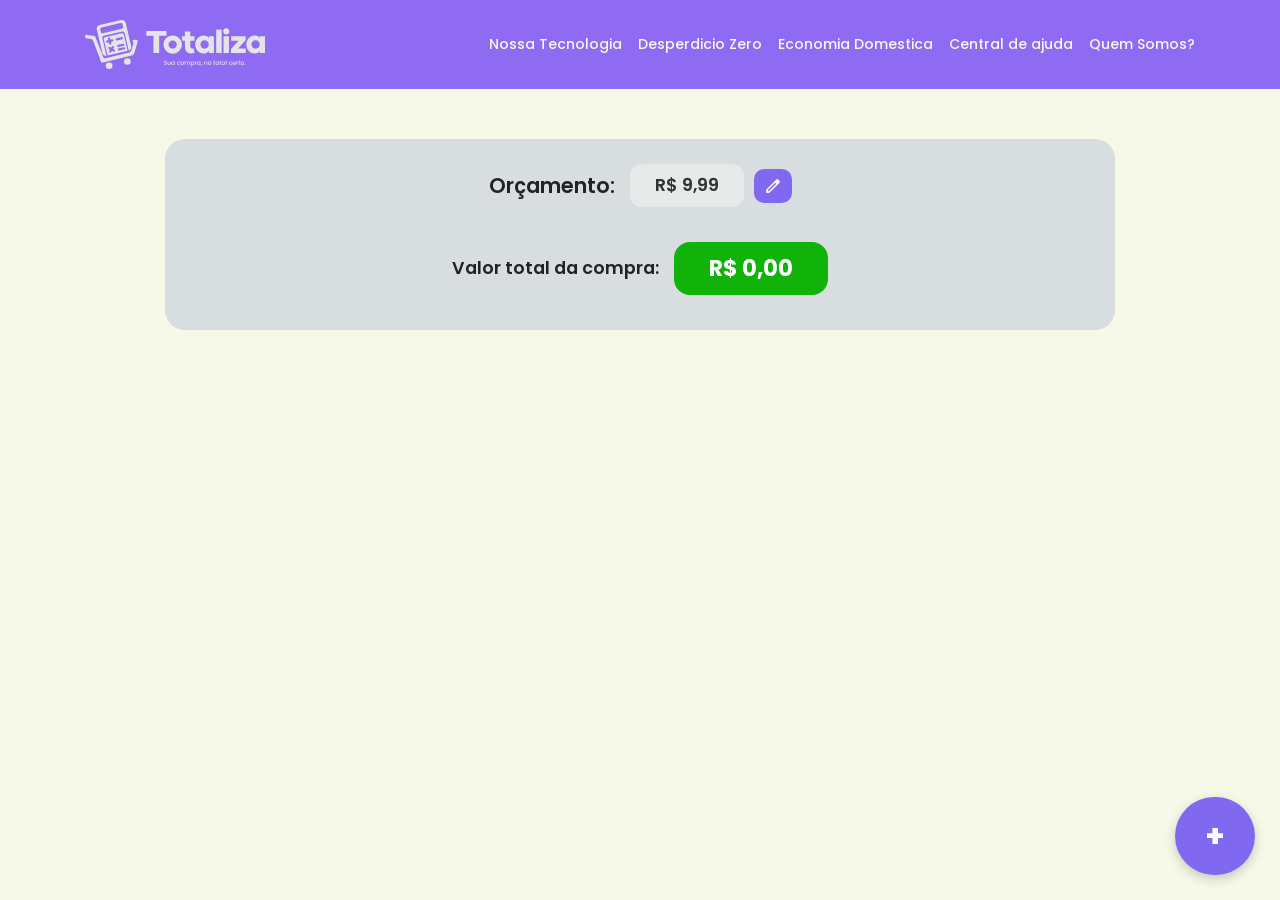
<file: index.html>
<!doctype html>
<html lang="pt-br">
  <head>
    <meta charset="utf-8" />
    <meta
      name="viewport"
      content="width=device-width, initial-scale=1, shrink-to-fit=no"
    />

    <link
      rel="stylesheet"
      href="https://cdn.jsdelivr.net/npm/bootstrap@4.6.2/dist/css/bootstrap.min.css"
      integrity="sha384-xOolHFLEh07PJGoPkLv1IbcEPTNtaed2xpHsD9ESMhqIYd0nLMwNLD69Npy4HI+N"
      crossorigin="anonymous"
    />

    <link rel="stylesheet" href="./style/style.css" />
    <link rel="stylesheet" href="./style/navbar.css" />


    <link rel="preconnect" href="https://fonts.googleapis.com" />
    <link rel="preconnect" href="https://fonts.gstatic.com" crossorigin />
    <link
      href="https://fonts.googleapis.com/css2?family=Poppins:wght@100;200;300;400;600;700&display=swap"
      rel="stylesheet"
    />

    <title>Totaliza - Calculadora</title>
  </head>

  <body>
    <div class="menu">
      <div class="container align-items-center">
        <a href="index.html">
          <h1>
            <img
              src="./images/Totaliza-logo-white.svg"
              alt="Totaliza Logo"
              class="logo-totaliza"
            />
          </h1>
        </a>
        <button class="menu-toggle" type="button" aria-label="Abrir menu" aria-expanded="false" aria-controls="menu-principal"><span></span><span></span><span></span></button>
        <nav class="nav-bar">
          <a class="quem-somos" href="./pages/ourtech.html">Nossa Tecnologia</a>
          <a class="quem-somos" href="./pages/desperdicio.html">Desperdicio Zero</a>
          <a class="quem-somos" href="./pages/economia.html">Economia Domestica</a>
          <a class="quem-somos" href="./pages/help.html">Central de ajuda</a>
          <a class="quem-somos" href="./pages/aboutus.html">Quem Somos?</a>
        </nav>
      </div>
    </div>

    <div class="list-body">
      <div class="container d-flex justify-content-center">
        <div class="lista-fundo">
          <div class="orcamento">
            <label class="orcamento-title">Orçamento:</label>

            <div class="orcamento-input-group">
              <span id="orcamento-valor" class="budget">R$ 9,99</span>

              <button class="edit-bg">
                <img src="./images/edit.png" alt="Editar" class="edit-icon" />
              </button>
            </div>
          </div>

          <div class="total-compra-container">
            <span class="total-label">Valor total da compra:</span>

            <div class="total-badge" id="totalCarrinho">R$ 0,00</div>
          </div>
          <div
            id="mensagemEstouro"
            class="alerta-orcamento"
            style="display: none"
          >
            Seu orçamento estourou!
          </div>
        </div>
      </div>
    </div>

    <div class="btn-addProduct">
      <button
        type="button"
        class="botao-adicionar"
        data-toggle="modal"
        data-target="#modalProduto"
        aria-label="Adicionar produto"
      >
        +
      </button>
    </div>

    <!-- MODAL: Adicionar Produto -->
    <div
      class="modal fade"
      id="modalProduto"
      tabindex="-1"
      role="dialog"
      aria-labelledby="tituloModalProduto"
      aria-hidden="true"
    >
      <div class="modal-dialog modal-dialog-centered" role="document">
        <div class="modal-content">
          <div class="modal-header">
            <h5 class="modal-title" id="tituloModalProduto">
              Adicionar produto
            </h5>
          </div>

          <form id="formProduto">
            <div class="modal-body">
              <div class="form-group">
                <label class="label label-name" for="nomeProduto"
                  >Nome do produto</label
                >

                <input
                  type="text"
                  class="form-control"
                  id="nomeProduto"
                  placeholder="Ex.: Leite Integral"
                  maxlength="100"
                  required
                />
              </div>

              <div class="form-group">
                <label class="label label-price" for="valorProduto"
                  >Valor unitário (R$)</label
                >

                <input
                  type="number"
                  class="form-control"
                  id="valorProduto"
                  placeholder="Ex.: 5,99"
                  min="0"
                  step="0.01"
                  required
                />
              </div>

              <div class="form-group">
                <label class="label label-qtd" for="quantidadeProduto"
                  >Quantidade</label
                >

                <div class="input-group">
                  <div class="input-group-prepend">
                    <button
                      type="button"
                      class="btn btn-outline-secondary"
                      id="diminuirQtd"
                    >
                      −
                    </button>
                  </div>

                  <input
                    type="number"
                    class="form-control text-center"
                    id="quantidadeProduto"
                    value="1"
                    min="1"
                    step="1"
                    required
                  />

                  <div class="input-group-append">
                    <button
                      type="button"
                      class="btn btn-outline-secondary"
                      id="aumentarQtd"
                    >
                      +
                    </button>
                  </div>
                </div>
              </div>

              <div class="d-flex justify-content-between">
                <strong>Total do item:</strong>

                <strong id="totalModal">R$ 5,99</strong>
              </div>
            </div>

            <div class="modal-footer">
              <button type="button" class="btn-cancel" data-dismiss="modal">
                Cancelar
              </button>

              <button type="submit" class="btn btn-success">
                Adicionar produto
              </button>
            </div>
          </form>
        </div>
      </div>
    </div>

    <!-- MODAL: Editar Orçamento -->
    <div
      class="modal fade"
      id="modalOrcamento"
      tabindex="-1"
      role="dialog"
      aria-hidden="true"
    >
      <div class="modal-dialog modal-dialog-centered" role="document">
        <div class="modal-content">
          <div class="modal-header">
            <h5 class="modal-title">Editar Orçamento</h5>
          </div>

          <form id="formOrcamento">
            <div class="modal-body">
              <div class="form-group">
                <label for="novoOrcamento">Novo valor (R$)</label>

                <input
                  type="number"
                  class="form-control"
                  id="novoOrcamento"
                  min="0"
                  step="0.01"
                  required
                />
              </div>
            </div>

            <div class="modal-footer">
              <button type="button" class="btn-cancel" data-dismiss="modal">
                Cancelar
              </button>

              <button type="submit" class="btn btn-success">Salvar</button>
            </div>
          </form>
        </div>
      </div>
    </div>

    <!-- MODAL: Editar Produto -->
    <div
      class="modal fade"
      id="modalEditarProduto"
      tabindex="-1"
      role="dialog"
      aria-hidden="true"
    >
      <div class="modal-dialog modal-dialog-centered" role="document">
        <div class="modal-content">
          <div class="modal-header">
            <h5 class="modal-title">Editar Produto</h5>
          </div>

          <form id="formEditarProduto">
            <div class="modal-body">
              <div class="form-group">
                <label class="label label-name" for="editarNomeProduto"
                  >Nome do produto</label
                >

                <input
                  type="text"
                  class="form-control"
                  id="editarNomeProduto"
                  maxlength="100"
                  required
                />
              </div>

              <div class="form-group">
                <label class="label label-price" for="editarValorProduto"
                  >Valor unitário (R$)</label
                >

                <input
                  type="number"
                  class="form-control"
                  id="editarValorProduto"
                  min="0"
                  step="0.01"
                  required
                />
              </div>

              <div class="form-group">
                <label class="label label-qtd" for="editarQuantidadeProduto"
                  >Quantidade</label
                >

                <input
                  type="number"
                  class="edit-product"
                  id="editarQuantidadeProduto"
                  min="1"
                  step="1"
                  required
                />
              </div>

              <div class="d-flex justify-content-between">
                <strong>Total do item:</strong>

                <strong id="totalModalEditar">R$ 0,00</strong>
              </div>
            </div>

            <div class="modal-footer">
              <button type="button" class="btn-cancel" data-dismiss="modal">
                Cancelar
              </button>

              <button type="submit" class="btn btn-success">
                Salvar alterações
              </button>
            </div>
          </form>
        </div>
      </div>
    </div>

    <!-- MODAL: Confirmar Exclusão -->
    <div
      class="modal fade"
      id="modalConfirmarExclusao"
      tabindex="-1"
      role="dialog"
      aria-hidden="true"
    >
      <div class="modal-dialog modal-dialog-centered" role="document">
        <div class="modal-content">
          <div class="modal-header">
            <h5 class="modal-title">Excluir Produto</h5>
          </div>

          <div class="modal-body">
            <p id="textoConfirmacaoExclusao" class="mb-0 text-dark">
              Deseja realmente excluir este item da sua lista?
            </p>
          </div>

          <div class="modal-footer">
            <button type="button" class="btn-cancel" data-dismiss="modal">
              Cancelar
            </button>
            <button type="button" class="btn-danger" id="btnConfirmarExclusao">
              Sim, excluir
            </button>
          </div>
        </div>
      </div>
    </div>

    <script
      src="https://cdn.jsdelivr.net/npm/jquery@3.5.1/dist/jquery.slim.min.js"
      integrity="sha384-DfXdz2htPH0lsSSs5nCTpuj/zy4C+OGpamoFVy38MVBnE+IbbVYUew+OrCXaRkfj"
      crossorigin="anonymous"
    ></script>

    <script
      src="https://cdn.jsdelivr.net/npm/bootstrap@4.6.2/dist/js/bootstrap.bundle.min.js"
      integrity="sha384-Fy6S3B9q64WdZWQUiU+q4/2Lc9npb8tCaSX9FK7E8HnRr0Jz8D6OP9dO5Vg3Q9ct"
      crossorigin="anonymous"
    ></script>

    <script src="./script/script.js"></script>
    <script src="./script/navbar.js"></script>
  </body>
</html>
</file>
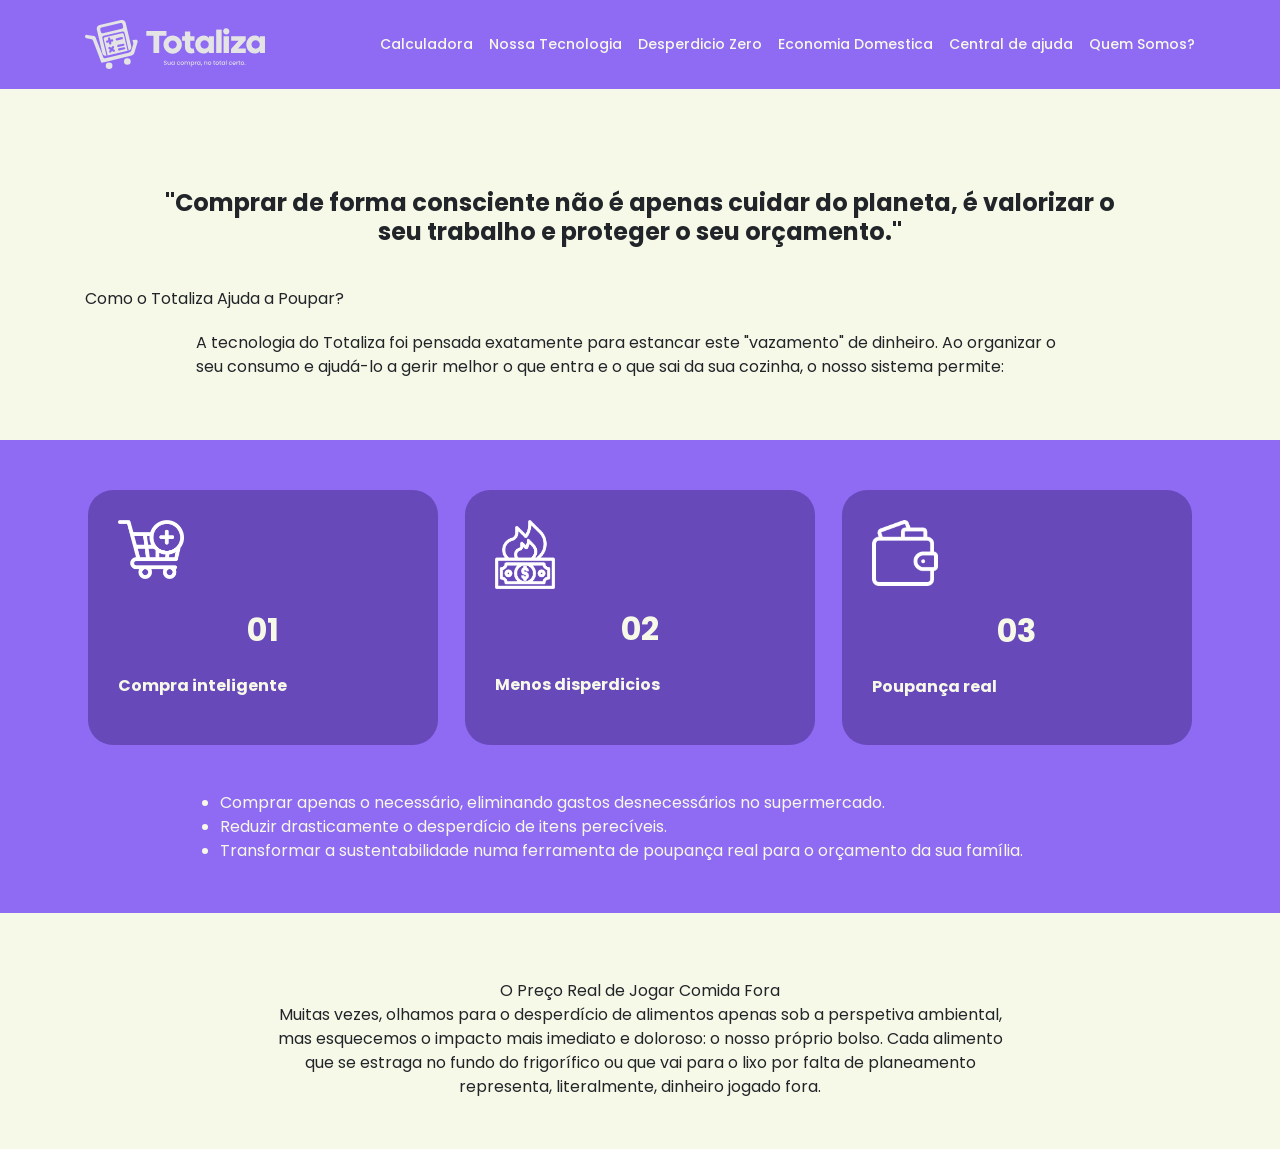
<file: pages/economia.html>
<!doctype html>
<html lang="pt-br">

<head>
    <meta charset="utf-8" />
    <meta name="viewport" content="width=device-width, initial-scale=1, shrink-to-fit=no" />

    <link rel="stylesheet" href="https://cdn.jsdelivr.net/npm/bootstrap@4.6.2/dist/css/bootstrap.min.css"
        integrity="sha384-xOolHFLEh07PJGoPkLv1IbcEPTNtaed2xpHsD9ESMhqIYd0nLMwNLD69Npy4HI+N" crossorigin="anonymous" />
    <link rel="stylesheet" href="../style/style.css" />
    <link rel="stylesheet" href="../style/economia.css" />
    <link rel="stylesheet" href="../style/navbar.css" />

    <link rel="preconnect" href="https://fonts.googleapis.com" />
    <link rel="preconnect" href="https://fonts.gstatic.com" crossorigin />
    <link href="https://fonts.googleapis.com/css2?family=Poppins:wght@100;200;300;400;600;700&display=swap"
        rel="stylesheet" />

    <title>Economia Domestica</title>
</head>

<body>
    <div class="menu">
      <div class="container align-items-center">
        <a href="../index.html">
          <h1>
            <img
              src="../images/Totaliza-logo-white.svg"
              alt="Totaliza Logo"
              class="logo-totaliza"
            />
          </h1>
        </a>
        <button class="menu-toggle" type="button" aria-label="Abrir menu" aria-expanded="false" aria-controls="menu-principal"><span></span><span></span><span></span></button>
        <nav class="nav-bar">
          <a class="quem-somos" href="../index.html">Calculadora</a>
          <a class="quem-somos" href="../pages/ourtech.html">Nossa Tecnologia</a>
          <a class="quem-somos" href="../pages/desperdicio.html">Desperdicio Zero</a>
          <a class="quem-somos" href="../pages/economia.html">Economia Domestica</a>
          <a class="quem-somos" href="../pages/help.html">Central de ajuda</a>
          <a class="quem-somos" href="../pages/aboutus.html">Quem Somos?</a>
        </nav>
      </div>
    </div>

    <article class="article-economia">
        <div class="container">
            <header>
                <h2 class="compra-consciente">"Comprar de forma consciente não é apenas cuidar do planeta, é valorizar o seu trabalho e proteger o
                    seu orçamento."</h2>
                <span class="totaliza-poupar">Como o Totaliza Ajuda a Poupar?</span>
                <p class="sobre-totaliza">A tecnologia do Totaliza foi pensada exatamente para estancar este "vazamento" de dinheiro. Ao
                    organizar o seu consumo e ajudá-lo a gerir melhor o que entra e o que sai da sua cozinha, o nosso
                    sistema permite:</p>
            </header>
        </div>
        <div class="bg-card-economia">
            <ul class="container economia-list">
                <li class="economia-list-item">
                    <img src="../images/icons/basket-white.png" alt="" class="img-cart" />
                    <span class="span-icon">01</span>
                    <p class="icon-text">Compra inteligente</p>
                </li>
                <li class="economia-list-item">
                    <img src="../images/icons/queimando-white.png" alt="" class="img-money" />
                    <span class="span-icon">02</span>
                    <p class="icon-text">Menos disperdicios</p>
                </li>
                <li class="economia-list-item">
                    <img src="../images/icons/wallet-white.png" alt="" class="img-wallet" />
                    <span class="span-icon">03</span>
                    <p class="icon-text">Poupança real</p>
                </li>
            </ul>
            <ul class="container secondary-list">
                <li>Comprar apenas o necessário, eliminando gastos desnecessários no supermercado.
                </li>
                <li>Reduzir drasticamente o desperdício de itens perecíveis.
                </li>
                <li>Transformar a sustentabilidade numa ferramenta de poupança real para o orçamento da sua família.
                </li>
            </ul>
        </div>
        <div class="container">
            <div class="section-alerta-desperdicio">
                <p class="footer-text">
                <span>O Preço Real de Jogar Comida Fora</span><br>
                Muitas vezes, olhamos para o desperdício de alimentos apenas sob a perspetiva ambiental, mas esquecemos
                o impacto mais imediato e doloroso: o nosso próprio bolso. Cada alimento que se estraga no fundo do
                frigorífico ou que vai para o lixo por falta de planeamento representa, literalmente, dinheiro jogado
                fora.
            </p>
            </div>
        </div>
    </article>


    <script src="https://cdn.jsdelivr.net/npm/jquery@3.5.1/dist/jquery.slim.min.js"
        integrity="sha384-DfXdz2htPH0lsSSs5nCTpuj/zy4C+OGpamoFVy38MVBnE+IbbVYUew+OrCXaRkfj"
        crossorigin="anonymous"></script>
    <script src="https://cdn.jsdelivr.net/npm/bootstrap@4.6.2/dist/js/bootstrap.bundle.min.js"
        integrity="sha384-Fy6S3B9q64WdZWQUiU+q4/2Lc9npb8tCaSX9FK7E8HnRr0Jz8D6OP9dO5Vg3Q9ct"
        crossorigin="anonymous"></script>

    <script src="../script/navbar.js"></script>
  </body>

</html>
</file>
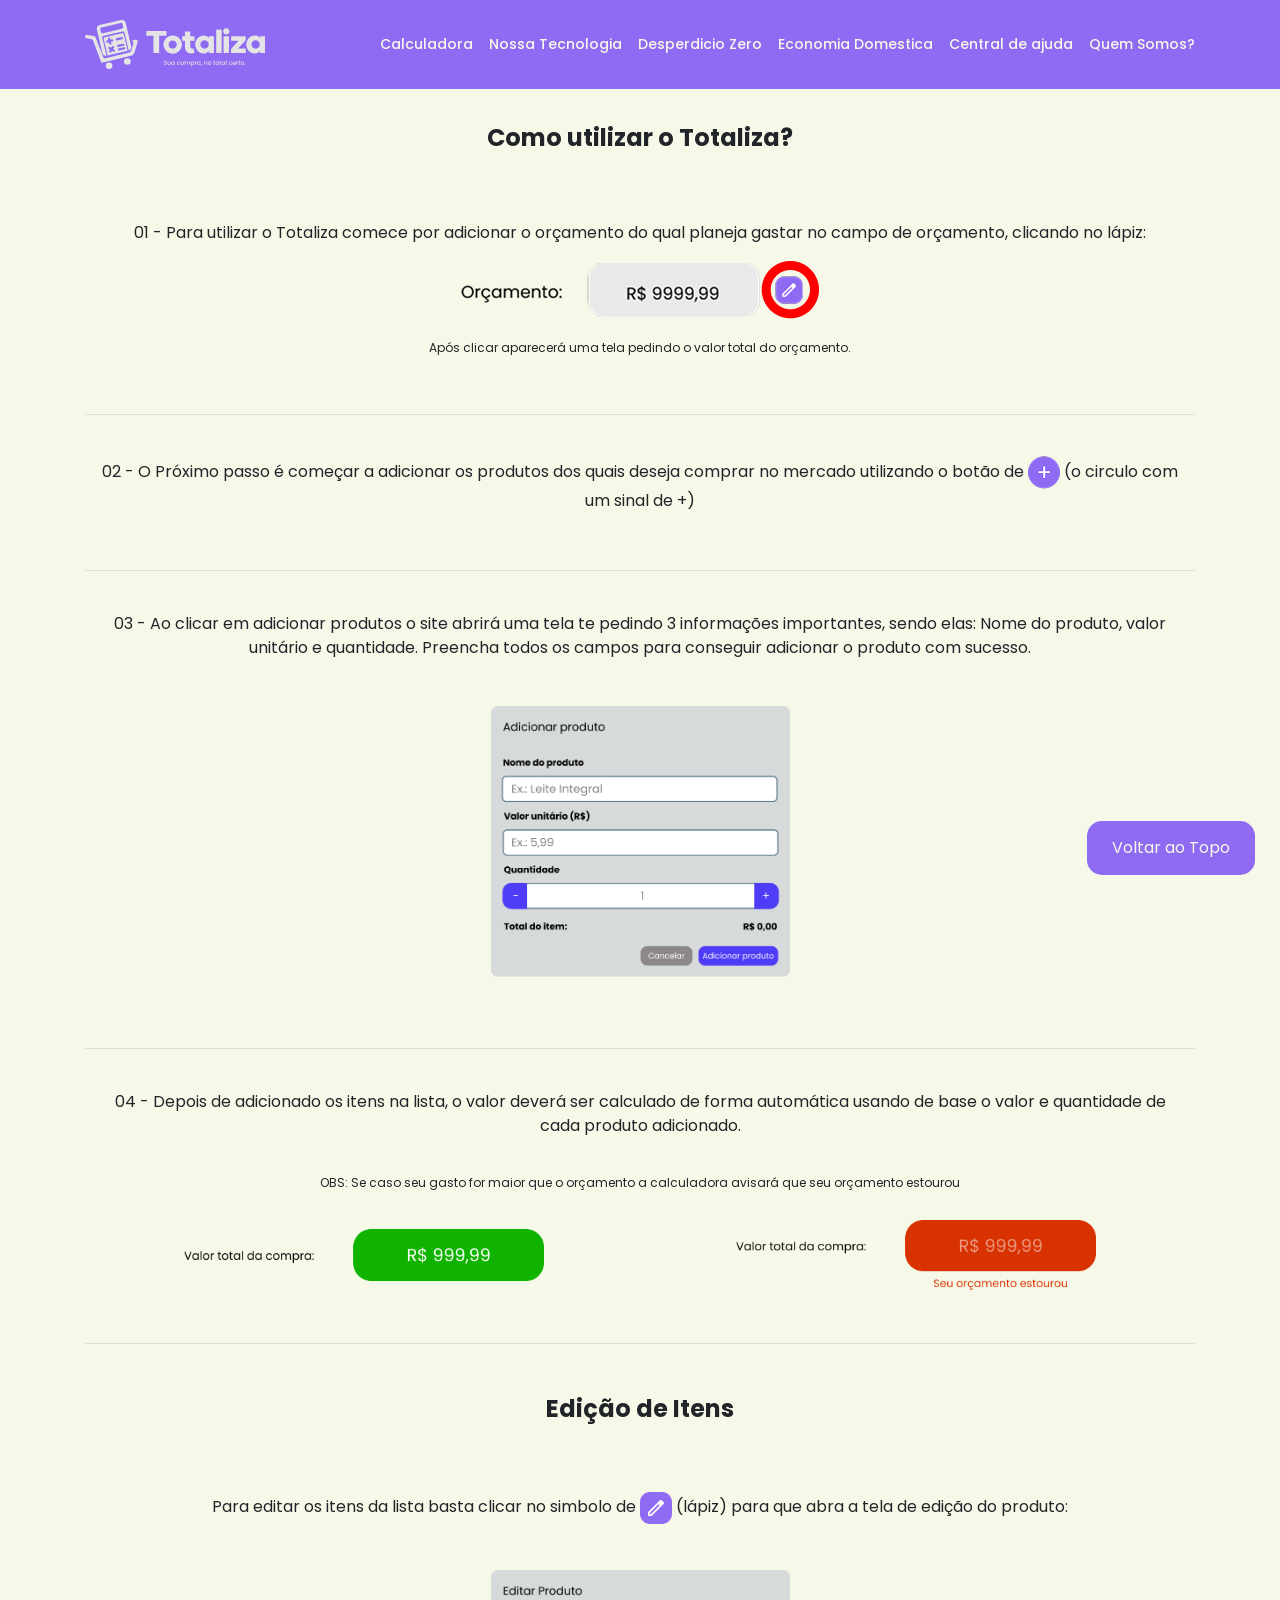
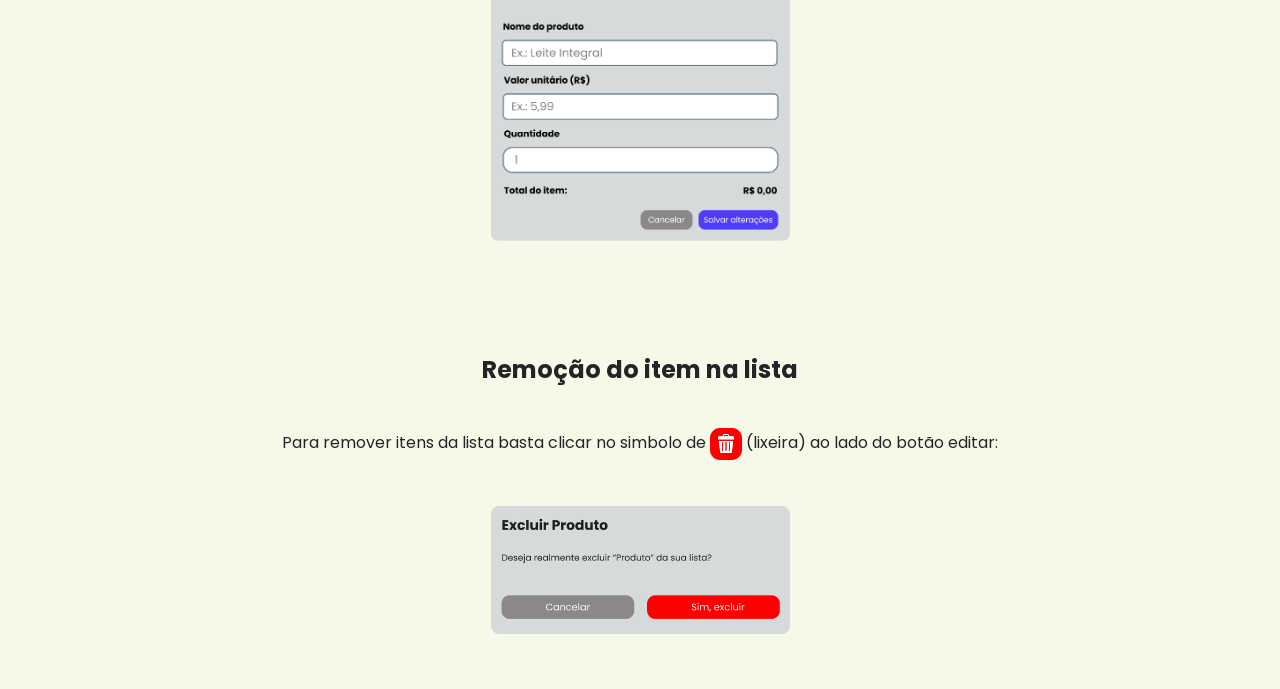
<file: pages/help.html>
<!doctype html>
<html lang="pt-br">
  <head>
    <meta charset="utf-8" />
    <meta
      name="viewport"
      content="width=device-width, initial-scale=1, shrink-to-fit=no"
    />

    <link
      rel="stylesheet"
      href="https://cdn.jsdelivr.net/npm/bootstrap@4.6.2/dist/css/bootstrap.min.css"
      integrity="sha384-xOolHFLEh07PJGoPkLv1IbcEPTNtaed2xpHsD9ESMhqIYd0nLMwNLD69Npy4HI+N"
      crossorigin="anonymous"
    />
    <link rel="stylesheet" href="../style/style.css" />
    <link rel="stylesheet" href="../style/help.css" />
    <link rel="stylesheet" href="../style/navbar.css" />

    <link rel="preconnect" href="https://fonts.googleapis.com" />
    <link rel="preconnect" href="https://fonts.gstatic.com" crossorigin />
    <link
      href="https://fonts.googleapis.com/css2?family=Poppins:wght@100;200;300;400;600;700&display=swap"
      rel="stylesheet"
    />

    <title>Central de Ajuda</title>
  </head>
  <body>
    <div class="menu">
      <div class="container align-items-center">
        <a href="../index.html">
          <h1>
            <img
              src="../images/Totaliza-logo-white.svg"
              alt="Totaliza Logo"
              class="logo-totaliza"
            />
          </h1>
        </a>
        <button class="menu-toggle" type="button" aria-label="Abrir menu" aria-expanded="false" aria-controls="menu-principal"><span></span><span></span><span></span></button>
        <nav class="nav-bar">
          <a class="quem-somos" href="../index.html">Calculadora</a>
          <a class="quem-somos" href="../pages/ourtech.html">Nossa Tecnologia</a>
          <a class="quem-somos" href="../pages/desperdicio.html">Desperdicio Zero</a>
          <a class="quem-somos" href="../pages/economia.html">Economia Domestica</a>
          <a class="quem-somos" href="../pages/help.html">Central de ajuda</a>
          <a class="quem-somos" href="../pages/aboutus.html">Quem Somos?</a>
        </nav>
      </div>
    </div>

    <article class="container">
      <h2>Como utilizar o Totaliza?</h2>
      <div class="tutorial-list">
        <ul>
          <li>
            <p class="main-text">
              01 - Para utilizar o Totaliza comece por adicionar o orçamento do qual
              planeja gastar no campo de orçamento, clicando no lápiz:
            </p>
            <img src="../images/tutorial/orcamento-tutorial.png" alt="seção orçamento" class="img-budget" />
            <p class="text-support">
              Após clicar aparecerá uma tela pedindo o valor total do orçamento.
            </p>
          </li>
          <hr>
          <li>
            <p class="main-text">
              02 - O Próximo passo é começar a adicionar os produtos dos quais deseja
              comprar no mercado utilizando o botão de 
              <img
                src="../images/tutorial/tutorial-adicionar.png"
                alt="botao adiocionar"
                class="tutorial-add"
              />
              (o circulo com um sinal de +)
            </p>
          </li>
          <hr>
          <li>
            <p class="main-text">
             03 - Ao clicar em adicionar produtos o site abrirá uma tela te pedindo
              3 informações importantes, sendo elas: Nome do produto, valor
              unitário e quantidade. Preencha todos os campos para conseguir
              adicionar o produto com sucesso.
            </p>
            <img src="../images/tutorial/produto-adicionar.png" alt="tela adicionar produto" class="img-adicionar"/>
          </li>
          <hr>
          <li>
            <p class="main-text">
              04 - Depois de adicionado os itens na lista, o valor deverá ser
              calculado de forma automática usando de base o valor e quantidade
              de cada produto adicionado.
            </p>
            <p class="text-support">
              OBS: Se caso seu gasto for maior que o orçamento a calculadora
              avisará que seu orçamento estourou
            </p>
            <div class="div-budget">
                <img src="../images/tutorial/valor-final.png" alt="Valor total - Dentro do orçamento" class="budget-green"/>
                <img src="../images/tutorial/valor-final-estourado.png" alt="Valor total - Dentro do orçamento" class="budget-red" /></div>
          </li>
        </ul>
        <hr>
        <h2>Edição de Itens</h2>
        <ul>
          <li>
            <p class="main-text">
              Para editar os itens da lista basta clicar no simbolo de
              <img src="../images/tutorial/editar.png" alt="Botão editar" class="edit-icon"/> (lápiz) para que
              abra a tela de edição do produto:
            </p>
            <img src="../images/tutorial/editar-produto.png" alt="Tela de editar produto" class="edit-produto"/>
          </li>
          <li>
            <h2>Remoção do item na lista</h2>
            <p class="main-text">
              Para remover itens da lista basta clicar no simbolo de
              <img src="../images/tutorial/remover.png" alt="" /> (lixeira) ao
              lado do botão editar:
            </p>
            <img src="../images/tutorial/excluir-produto.png" alt="Tela de remoção de produto" class="remover-produto">
          </li>
        </ul>
      </div>
    </article>
    <div class="div-voltar-btn">
      <button id="btnVoltarTopo" class="voltar-topo">Voltar ao Topo</button>
    </div>
    <script
      src="https://cdn.jsdelivr.net/npm/jquery@3.5.1/dist/jquery.slim.min.js"
      integrity="sha384-DfXdz2htPH0lsSSs5nCTpuj/zy4C+OGpamoFVy38MVBnE+IbbVYUew+OrCXaRkfj"
      crossorigin="anonymous"
    ></script>
    <script
      src="https://cdn.jsdelivr.net/npm/bootstrap@4.6.2/dist/js/bootstrap.bundle.min.js"
      integrity="sha384-Fy6S3B9q64WdZWQUiU+q4/2Lc9npb8tCaSX9FK7E8HnRr0Jz8D6OP9dO5Vg3Q9ct"
      crossorigin="anonymous"
    ></script>

    
    <script src="../script/navbar.js"></script>
    <script src="../script/scroll-top.js"></script>
  
    </script>
  </body>
</html>
</file>
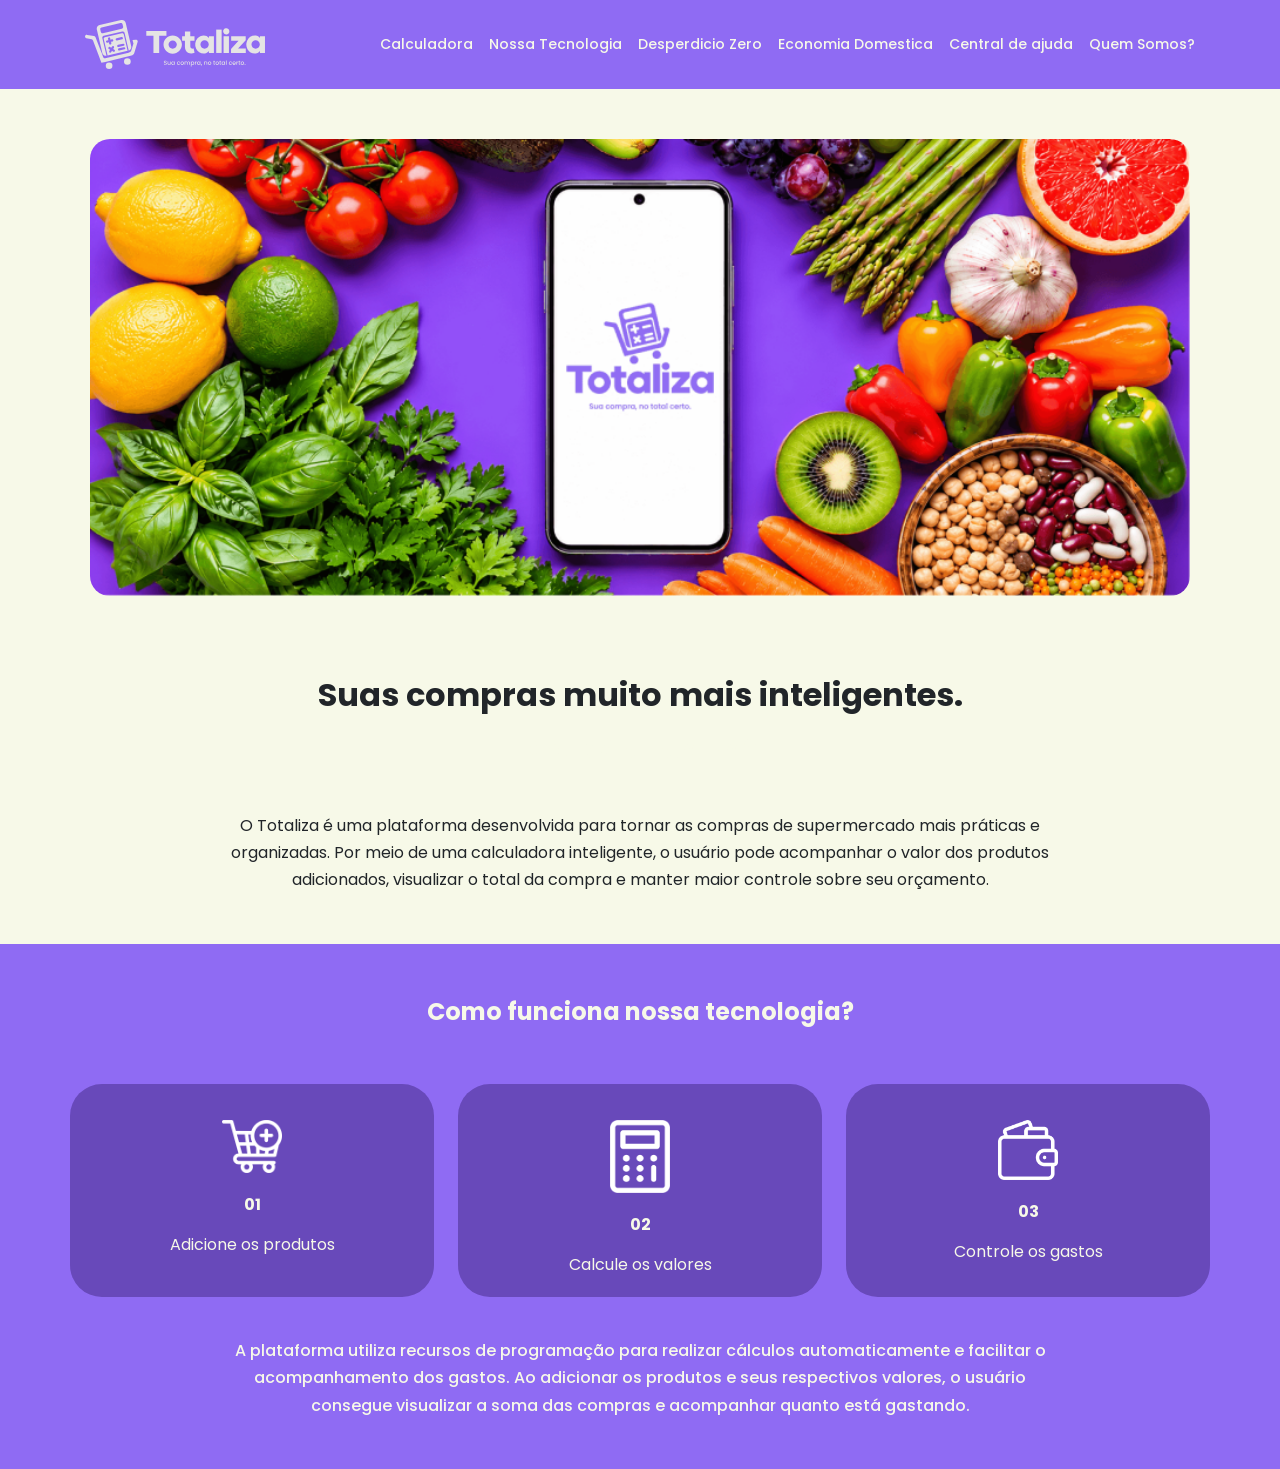
<file: pages/ourtech.html>
<!doctype html>
<html lang="pt-br">

<head>
  <meta charset="utf-8" />
  <meta name="viewport" content="width=device-width, initial-scale=1, shrink-to-fit=no" />

  <link rel="stylesheet" href="https://cdn.jsdelivr.net/npm/bootstrap@4.6.2/dist/css/bootstrap.min.css"
    integrity="sha384-xOolHFLEh07PJGoPkLv1IbcEPTNtaed2xpHsD9ESMhqIYd0nLMwNLD69Npy4HI+N" crossorigin="anonymous" />
  <link rel="stylesheet" href="../style/style.css" />
  <link rel="stylesheet" href="../style/ourtech.css" />
  <link rel="stylesheet" href="../style/navbar.css" />

  <link rel="preconnect" href="https://fonts.googleapis.com" />
  <link rel="preconnect" href="https://fonts.gstatic.com" crossorigin />
  <link href="https://fonts.googleapis.com/css2?family=Poppins:wght@100;200;300;400;600;700&display=swap"
    rel="stylesheet" />

  <title>Nossa Tecnologia</title>
</head>

<body>
  <div class="menu">
    <div class="container align-items-center">
      <a href="../index.html">
        <h1>
          <img src="../images/Totaliza-logo-white.svg" alt="Totaliza Logo" class="logo-totaliza" />
        </h1>
      </a>
      <button class="menu-toggle" type="button" aria-label="Abrir menu" aria-expanded="false"
        aria-controls="menu-principal"><span></span><span></span><span></span></button>
      <nav class="nav-bar" id="menu-principal">
        <a class="quem-somos" href="../index.html">Calculadora</a>
        <a class="quem-somos" href="../pages/ourtech.html">Nossa Tecnologia</a>
        <a class="quem-somos" href="../pages/desperdicio.html">Desperdicio Zero</a>
        <a class="quem-somos" href="../pages/economia.html">Economia Domestica</a>
        <a class="quem-somos" href="../pages/help.html">Central de ajuda</a>
        <a class="quem-somos" href="../pages/aboutus.html">Quem Somos?</a>
      </nav>
    </div>
  </div>

  <div class="container-img">
    <div class="hero">
      <img src="../images/hero-tech.png" alt="Imagem de celular com comida" />
    </div>
  </div>

  <article>
    <div>
      <div class="container article-text-primary">
        <h2 class="hero-title">Suas compras muito mais inteligentes.</h2>
        <span class="span-title">O que é o Totaliza?</span>
        <p class="what-text">
          O Totaliza é uma plataforma desenvolvida para tornar as compras de
          supermercado mais práticas e organizadas. Por meio de uma
          calculadora inteligente, o usuário pode acompanhar o valor dos
          produtos adicionados, visualizar o total da compra e manter maior
          controle sobre seu orçamento.
        </p>
      </div>
      <div>

        <div class="our-tech">
          <span class="span-title">Como funciona nossa tecnologia?</span>
          <ul class="container container-list tech-itens">
            <li>
              <img src="../images/icons/basket-white.png" alt="" />
              <span class="span-icon">01</span>
              <p class="icon-text">Adicione os produtos</p>
            </li>
            <li>
              <img src="../images/icons/calculator-white.png" alt="" />
              <span class="span-icon">02</span>
              <p class="icon-text">Calcule os valores</p>
            </li>
            <li>
              <img src="../images/icons/wallet-white.png" alt="" />
              <span class="span-icon">03</span>
              <p class="icon-text">Controle os gastos</p>
            </li>
          </ul>
          <div class="container">
            <p class="how-works">
              A plataforma utiliza recursos de programação para realizar cálculos
              automaticamente e facilitar o acompanhamento dos gastos. Ao
              adicionar os produtos e seus respectivos valores, o usuário consegue
              visualizar a soma das compras e acompanhar quanto está gastando.
            </p>
          </div>
        </div>
      </div>
    </div>
  </article>

  <script
      src="https://cdn.jsdelivr.net/npm/jquery@3.5.1/dist/jquery.slim.min.js"
      integrity="sha384-DfXdz2htPH0lsSSs5nCTpuj/zy4C+OGpamoFVy38MVBnE+IbbVYUew+OrCXaRkfj"
      crossorigin="anonymous"
    ></script>
    <script
      src="https://cdn.jsdelivr.net/npm/bootstrap@4.6.2/dist/js/bootstrap.bundle.min.js"
      integrity="sha384-Fy6S3B9q64WdZWQUiU+q4/2Lc9npb8tCaSX9FK7E8HnRr0Jz8D6OP9dO5Vg3Q9ct"
      crossorigin="anonymous"
    ></script>

    
    <script src="../script/navbar.js"></script>
</body>

</html>
</file>
<file: style/style.css>
* {
    margin: 0;
    padding: 0;
    box-sizing: border-box;
    font-family: "Poppins", sans-serif;
}

body {
    background-color: #f7f9e8;
    font-family: system-ui, -apple-system, sans-serif;
    overflow-x: hidden;
}

/* Corpo da lista */

.list-body {
    padding: 50px 0;
    display: flex;
    justify-content: center;
    width: 100%;
}

.lista-fundo {
    background-color: #d8dedf;
    padding: 25px 40px 35px;
    border-radius: 20px;
    width: 100%;
    max-width: 950px;
    margin: 0 auto;
}

/* Orçamento */

.orcamento {
    display: flex;
    align-items: center;
    justify-content: center;
    flex-wrap: wrap;
    gap: 15px;
    margin-bottom: 30px;
}

.orcamento-title {
    font-size: 1.3rem;
    font-weight: 600;
    color: #222;
    margin: 0;
}

.orcamento-input-group {
    display: flex;
    align-items: center;
    gap: 10px;
}

.budget {
    font-size: 1.1rem;
    font-weight: 600;
    background-color: #e6eae9;
    padding: 8px 25px;
    border-radius: 12px;
    color: #333;
    white-space: nowrap;
}

.edit-bg {
    border: none;
    border-radius: 10px;
    background-color: #8168f1;
    padding: 8px 10px;
    cursor: pointer;
    display: flex;
    align-items: center;
    justify-content: center;
    flex-shrink: 0;
}

.edit-icon {
    width: 18px;
    height: auto;
}

.botao-erase{
    background-color: red;
}

.erase-icon{
    width: 16px;
}

.btn-danger{
    background-color: red;
}

/* Lista */

.item-lista {
    justify-self: center;
    margin-bottom: 0;
    width: 100%;
}

.produto {
    background-color: #8168f1;
    padding: 18px 15px;
    text-align: center;
    color: #FFF;
    font-weight: 500;
    border-radius: 15px;
    font-size: 1.05rem;
    overflow-wrap: anywhere;
}

.produto-rotulo {
    display: block;
    font-size: 0.95rem;
    color: #333;
    margin-bottom: 2px;
}

.preco-unitario {
    text-align: center;
    color: #000;
    font-weight: 700;
    font-size: 1.3rem;
    margin-bottom: 0;
    overflow-wrap: anywhere;
}

/* Quantidade */

.controle-quantidade {
    display: flex;
    align-items: center;
    justify-content: space-between;
    background-color: #8168f1;
    border-radius: 14px;
    padding: 6px 14px;
    width: 100%;
    max-width: 160px;
    margin: 0 auto;
    color: #FFF;
    gap: 5px;
}

.qtd-display {
    display: flex;
    flex-direction: column;
    align-items: center;
    line-height: 1.1;
}

.qtd-label {
    font-size: 0.75rem;
    font-weight: 600;
    letter-spacing: 0.5px;
}

.input-qtd {
    width: 45px;
    min-width: 0;
    border: none;
    background: transparent;
    color: #FFF;
    font-weight: 400;
    text-align: center;
    font-size: 1.2rem;
    outline: none;
}

.btn-qtd {
    background: transparent;
    border: none;
    color: #FFF;
    font-weight: 400;
    font-size: 1.8rem;
    line-height: 1;
    padding: 0 4px;
    cursor: pointer;
    user-select: none;
    flex-shrink: 0;
}

.btn-qtd:hover {
    opacity: 0.8;
}

.botao-edit{
    justify-self: center;
}

/* Linha horizontal */

.divisor {
    border-top: 1px solid #bdc3c7;
    margin: 18px 0;
}

/* Valor total da Compra */

.total-compra-container {
    display: flex;
    align-items: center;
    justify-content: center;
    flex-wrap: wrap;
    gap: 15px;
    margin-top: 35px;
}

.total-label {
    font-size: 1.1rem;
    font-weight: 600;
    color: #222;
    text-align: center;
}

.total-badge {
    background-color: #11b30b;
    color: #FFF;
    font-size: 1.4rem;
    font-weight: 700;
    padding: 10px 35px;
    border-radius: 16px;
    text-align: center;
    overflow-wrap: anywhere;
}

/* Botão Adicionar Produto */

.btn-addProduct {
    position: fixed;
    bottom: 25px;
    right: 25px;
    z-index: 1000;
}

.botao-adicionar {
    font-size: 32px;
    font-weight: 700;
    background-color: #8168f1;
    color: #FFF;
    padding: 15px 30px;
    border-radius: 100px;
    border: none;
    cursor: pointer;
    transition: background-color 0.3s ease, transform 0.3s ease;
    box-shadow: 0 4px 12px rgba(0, 0, 0, 0.2);
}

.botao-adicionar:hover {
    background-color: #5b3ce6;
    transform: scale(1.08);
}

/* Modal */

.modal-content {
    position: relative;
    display: flex;
    flex-direction: column;
    width: 100%;
    pointer-events: auto;
    background-color: #d8dedf;
    background-clip: padding-box;
    border-radius: 25px;
    outline: 0;
    overflow: hidden;
}

.modal-header,
.modal-body,
.modal-footer {
    padding: 20px;
}

.modal-title {
    font-weight: 700;
}

.modal-footer {
    display: flex;
    flex-wrap: wrap;
    gap: 10px;
}

.modal-footer button {
    flex: 1 1 auto;
}

/* Botões do Modal */

.label {
    font-weight: 700;
}

.btn,
.btn-cancel {
    display: inline-block;
    font-weight: 400;
    text-align: center;
    vertical-align: middle;
    user-select: none;
    color: #fff;
    border: 1px solid transparent;
    padding: .375rem .75rem;
    font-size: 1rem;
    line-height: 1.5;
    border-radius: 15px;
    transition: background-color .15s ease-in-out;
    cursor: pointer;
}

.btn {
    background-color: #5b3ce6;
}

.btn,
.btn-danger {
    display: inline-block;
    font-weight: 400;
    text-align: center;
    vertical-align: middle;
    user-select: none;
    color: #fff;
    border: 1px solid transparent;
    padding: .375rem .75rem;
    font-size: 1rem;
    line-height: 1.5;
    border-radius: 15px;
    transition: background-color .15s ease-in-out;
    cursor: pointer;
}

.btn:hover {
    background-color: #4628c9;
    color: #fff;
}

.btn-cancel {
    background-color: #9c9c9c;
}

.btn-cancel:hover {
    background-color: #777;
}

/* Formulário */

.form-control,
.edit-product {
    display: block;
    width: 100%;
    min-width: 0;
    height: calc(1.5em + .75rem + 2px);
    padding: .375rem .75rem;
    font-size: 1rem;
    font-weight: 400;
    line-height: 1.5;
    color: #495057;
    background-color: #fff;
    background-clip: padding-box;
    border: 1px solid #ced4da;
    border-radius: .30rem;
    transition: border-color .15s ease-in-out, box-shadow .15s ease-in-out;
}

.edit-product {
    border-radius: 15px;
}

.form-control:focus,
.edit-product:focus {
    border-color: #8168f1;
    outline: 0;
    box-shadow: 0 0 0 0.2rem rgba(129, 104, 241, 0.2);
}

/* Alerta do orçamento estourando */

.alerta-orcamento {
    text-align: center;
    color: #ff0000;
    font-weight: 600;
    font-size: 12px;
    margin-top: 10px;
    padding-left: 215px;
}

/* Tablets e Celulares até 768px */

@media (max-width: 768px) {
    .list-body {
        padding: 30px 0;
    }

    .lista-fundo {
        padding: 25px 20px 30px;
    }

    .logo-totaliza {
        width: 180px;
    }

    .orcamento-title {
        font-size: 1.15rem;
    }

    .budget {
        font-size: 1rem;
        padding: 8px 18px;
    }

    .total-compra-container {
        gap: 12px;
    }

    .total-label {
        font-size: 1rem;
    }

    .total-badge {
        font-size: 1.2rem;
        padding: 10px 25px;
    }

    .produto {
        font-size: 0.95rem;
        padding: 15px 10px;
    }

    .preco-unitario {
        font-size: 1.1rem;
    }

    .controle-quantidade {
        max-width: 145px;
        padding: 6px 10px;
    }

    .btn-addProduct {
        bottom: 20px;
        right: 20px;
    }

    .botao-adicionar {
        font-size: 28px;
        padding: 12px 25px;
    }

    .alerta-orcamento {
        font-size: 11px;
        padding: 0;
    }
}

/* Celulares até 576px */

@media (max-width: 576px) {
    .menu {
        padding: 12px 0;
    }

    .menu .container {
        padding: 0 15px;
    }

    .logo-totaliza {
        width: 145px;
    }

    .quem-somos {
        font-size: 0.9rem;
    }

    .list-body {
        padding: 20px 0;
    }

    .list-body > .container {
        padding-left: 10px;
        padding-right: 10px;
    }

    .lista-fundo {
        padding: 20px 12px 25px;
        border-radius: 15px;
    }

    .orcamento {
        gap: 10px;
        margin-bottom: 25px;
    }

    .orcamento-title {
        font-size: 1.05rem;
    }

    .budget {
        font-size: 0.95rem;
        padding: 8px 15px;
    }

    .edit-bg {
        padding: 8px;
    }

    .produto {
        font-size: 0.9rem;
        padding: 12px 8px;
    }

    .produto-rotulo {
        font-size: 0.85rem;
    }

    .preco-unitario {
        font-size: 1rem;
    }

    .controle-quantidade {
        max-width: 130px;
        padding: 5px 8px;
    }

    .input-qtd {
        font-size: 1rem;
        width: 35px;
    }

    .btn-qtd {
        font-size: 1.5rem;
    }

    .qtd-label {
        font-size: 0.65rem;
    }

    .total-compra-container {
        flex-direction: column;
        gap: 10px;
        margin-top: 25px;
    }

    .total-label {
        font-size: 0.95rem;
    }

    .total-badge {
        width: 100%;
        font-size: 1.2rem;
        padding: 10px 15px;
    }

    .btn-addProduct {
        bottom: 15px;
        right: 15px;
    }

    .botao-adicionar {
        font-size: 26px;
        padding: 10px 22px;
    }

    .modal-dialog {
        width: auto;
        max-width: none;
        margin: 10px;
    }

    .modal-content {
        border-radius: 18px;
    }

    .modal-header,
    .modal-body,
    .modal-footer {
        padding: 15px;
    }

    .modal-title {
        font-size: 1.1rem;
    }

    .modal-footer {
        gap: 8px;
    }

    .modal-footer button {
        font-size: 0.9rem;
    }

    .alerta-orcamento {
        font-size: 11px;
        padding: 0;
    }
}

/* Celulares até 360px */

@media (max-width: 360px) {
    .logo-totaliza {
        width: 125px;
    }

    .quem-somos {
        font-size: 0.8rem;
    }

    .lista-fundo {
        padding: 15px 8px 20px;
    }

    .orcamento-title {
        font-size: 0.95rem;
    }

    .budget {
        font-size: 0.85rem;
        padding: 7px 10px;
    }

    .botao-adicionar {
        font-size: 23px;
        padding: 9px 19px;
    }

    .modal-footer {
        flex-direction: column;
    }

    .modal-footer button {
        width: 100%;
    }

    .alerta-orcamento {
        font-size: 11px;
        padding: 0;
    }
}

/* Acessibilidade */

@media (prefers-reduced-motion: reduce) {
    *,
    *::before,
    *::after {
        transition-duration: 0.01ms !important;
        animation-duration: 0.01ms !important;
        scroll-behavior: auto !important;
    }
}
</file>
<file: style/navbar.css>
/* Menu */

.menu {
    background-color: #8F6BF3;
    width: 100%;
    padding: 20px 0;
}

.menu .container {
    display: flex;
    justify-content: space-around;
    align-items: center;
}

.menu h1 {
    margin: 0;
}

.logo-totaliza {
    width: 180px;
    max-width: 100%;
    height: auto;
    display: block;
}

.quem-somos {
    font-family: "Poppins", sans-serif;
    text-decoration: none;
    font-size: 1.1rem;
    color: #F7F9E8;
    font-weight: 500;
    white-space: nowrap;
    transition: color 0.3s ease;
}

.quem-somos:hover {
    color: #e0e0e0;
    text-decoration: none;
}

.nav-bar a{
    color: #F7F9E8;
    text-decoration: none;
    padding-left: 20px;
    font-size: 14px;
}




/* Navegação responsiva compartilhada */
*, *::before, *::after { box-sizing: border-box; }
html { overflow-x: clip; }
body { min-width: 0; overflow-x: clip; }
img { max-width: 100%; height: auto; }
.menu .container { justify-content: space-between; gap: 18px; }
.menu .container > a { flex-shrink: 0; }
.nav-bar { display: flex; flex-wrap: wrap; align-items: center; justify-content: flex-end; gap: 10px 16px; }
.nav-bar a { padding-left: 0; font-size: 0.875rem; }
.menu-toggle { display: none; background: transparent; border: 1px solid rgba(255,255,255,.7); border-radius: 8px; padding: 10px; cursor: pointer; }
.menu-toggle span { display: block; width: 23px; height: 2px; margin: 4px 0; background: white; }
.menu-toggle:focus-visible, .nav-bar a:focus-visible { outline: 3px solid white; outline-offset: 3px; }
@media (max-width: 1024px) {
  .menu .container { flex-wrap: wrap; }
  .nav-bar { flex: 1 1 100%; justify-content: center; }
}
@media (max-width: 768px) {
  .menu { padding: 12px 0; }
  .menu .container { flex-wrap: wrap; justify-content: space-between; }
  .logo-totaliza { width: 145px; }
  .menu-toggle { display: block; }
  .nav-bar { display: none; flex: 1 1 100%; flex-direction: column; align-items: stretch; gap: 0; padding: 8px 0; }
  .nav-bar.is-open { display: flex; }
  .nav-bar a { display: block; padding: 12px 10px; white-space: normal; }
  .nav-bar a:hover { background: rgba(255,255,255,.12); transform: none; }
}
</file>
<file: style/economia.css>
.compra-consciente{
    font-size: 24px;
    width: 964px;
    text-align: center;
    margin: auto;
    padding: 100px 0 60px;

    font-weight: 700;

}

.totaliza-poupar{
    justify-self: center;
    display: block;
    padding-bottom: 20px;
}

.sobre-totaliza{
    width: 889px;
    justify-self: center;
    display: block;
    padding-bottom: 70px;
}

.bg-card-economia{
    background-color: #8F6BF3;
    width: 100%;
}

.bg-card-economia .economia-list{
    display: flex;
    justify-content: space-around;
    padding: 50px 0 30px;
    color: #F7F9E8;
}

.bg-card-economia .economia-list .economia-list-item{
    background-color: #6849BA;
    padding: 45px;
    border-radius: 25px;
    justify-items: center;
    list-style: none;
    width: 265px;
}

.bg-card-economia .economia-list li img{
    display: block;
}

.img-cart{
    width: 66px;
    padding-bottom: 27px;
}

.img-money{
    width: 60px;
    color: #fff;
    padding-bottom: 16px;
}

.img-wallet{
    width: 66px;
    padding-bottom: 21px;
}

.span-icon{
    font-size: 32px;
    text-align: center;
    display: block;
    font-weight: 700;
    padding-bottom: 20px;
}

.icon-text{
    font-size: 16px;
    font-weight: 700;
}

.secondary-list{
    width: 889px;
    padding-bottom: 50px;
    color: #F7F9E8;
    font-size: 16px;
    font-weight: 00;
}

.footer-text{
    margin: auto;
    text-align: center;
    width: 744px;
}

.section-alerta-desperdicio{
    padding: 50px;
}

/* Conteúdo fluido e cards adaptáveis */
.compra-consciente { width: 100%; max-width: 964px; padding: clamp(40px, 8vw, 100px) 0 40px; font-size: clamp(1.25rem, 3vw, 1.5rem); }
.sobre-totaliza { width: 100%; max-width: 889px; margin-inline: auto; padding-bottom: 45px; }
.bg-card-economia .economia-list { flex-wrap: wrap; gap: 20px; padding-inline: 15px; }
.bg-card-economia .economia-list .economia-list-item { flex: 1 1 220px; max-width: 350px; width: auto; padding: 30px; }
.secondary-list { width: min(100% - 32px, 889px); margin-inline: auto; padding-left: 24px; }
.footer-text { width: 100%; max-width: 744px; }
@media (max-width: 768px) {
 .bg-card-economia .economia-list { justify-content: center; }
 .section-alerta-desperdicio { padding: 35px 0; }
 .footer-text { text-align: left; }
}
@media (max-width: 480px) {
 .bg-card-economia .economia-list .economia-list-item { flex-basis: 100%; max-width: 100%; }
 .sobre-totaliza { padding-bottom: 30px; }
}
</file>
<file: style/help.css>
/* Configurações gerais */

* {
    box-sizing: border-box;
    
}

/* Títulos */

h2 {
    text-align: center;
    padding: 50px;
    font-size: 24px;
    font-weight: 700;
}

/* Tutorial */

.tutorial-list {
    justify-self: center;
    text-align: center;
    width: 100%;
    min-width: 0;
}

.tutorial-list ul {
    padding-left: 0;
    margin: 0;
}

.tutorial-list ul li {
    padding: 30px;
    list-style: none;
}

/* Textos */

.main-text {
    font-size: 16px;
}

.text-support {
    font-size: 12px;
    padding-top: 20px;
}

/* Imagens do tutorial */

.tutorial-list img.img-adicionar,
.tutorial-list img.edit-produto,
.tutorial-list img.remover-produto {
    display: block;
    width: 299px;
    max-width: 100%;
    height: auto;
    margin: 0 auto;
    padding-top: 30px;
    padding-bottom: 30px;
    object-fit: contain;
}

/* Ícones */

.edit-icon {
    width: 32px;
    height: auto;
}

/* Orçamento */

li .div-budget {
    display: flex;
    justify-content: space-around;
    align-items: center;
    flex-wrap: wrap;
    gap: 18px;
    padding: 20px;
}

.budget-green,
.budget-red {
    display: block;
    width: 360px;
    max-width: 100%;
    height: auto;
    object-fit: contain;
}

/* Efeitos de hover */

.tutorial-list img.img-budget,
.tutorial-list img.img-adicionar,
.tutorial-list img.edit-produto,
.tutorial-list img.remover-produto,
.tutorial-list img.budget-green,
.tutorial-list img.budget-red {
    transform: scale(1);
    transition: transform 0.3s ease;
    transform-origin: center;
}


@media (min-width: 1024px) and (hover: hover) and (pointer: fine) {
    .tutorial-list img.img-budget:hover,
    .tutorial-list img.img-adicionar:hover,
    .tutorial-list img.edit-produto:hover,
    .tutorial-list img.remover-produto:hover,
    .tutorial-list img.budget-green:hover,
    .tutorial-list img.budget-red:hover {
        transform: scale(1.2);
    }
    /* Voltar ao topo */

    .voltar-topo{
    background-color: #8F6BF3;
    padding: 15px 25px;
    border: none;
    border-radius: 15px;
    font-weight: 400;
    color: #F7F9E8;
    position: fixed;
    bottom: 25px;
    right: 25px;
    z-index: 1000;
    }
}

/* Tutorial adaptável */

article.container > h2,
.tutorial-list h2 {
    padding: 35px 12px;
    font-size: clamp(1.25rem, 3vw, 1.5rem);
}

.tutorial-list ul li {
    padding: 25px 12px;
}

.tutorial-list img {
    max-width: 100%;
    height: auto;
}

.tutorial-list .img-adicionar,
.tutorial-list .edit-produto,
.tutorial-list .remover-produto {
    width: 299px;
    max-width: 100%;
}

.tutorial-list .budget-green,
.tutorial-list .budget-red {
    width: 360px;
    max-width: 100%;
}

li .div-budget {
    gap: 18px;
    flex-wrap: wrap;
    padding: 12px 0;
}

/* Tablets */

@media (max-width: 768px) {
    h2 {
        padding: 35px 12px;
    }

    .tutorial-list ul li {
        padding: 20px 5px;
    }

    .tutorial-list img.img-adicionar,
    .tutorial-list img.edit-produto,
    .tutorial-list img.remover-produto {
        width: 299px;
        max-width: 100%;
        height: auto;
    }

    .div-budget {
        justify-content: center;
    }

    .tutorial-list .budget-green,
    .tutorial-list .budget-red {
        width: 320px;
        max-width: 100%;
    }
}

/* Celulares */

@media (max-width: 480px) {
    h2 {
        font-size: 20px;
        padding: 25px 10px;
    }

    .main-text {
        font-size: 14px;
    }

    .text-support {
        font-size: 12px;
    }

    .tutorial-list ul li {
        padding: 20px 8px;
    }

    .tutorial-list img.img-adicionar,
    .tutorial-list img.edit-produto,
    .tutorial-list img.remover-produto {
        width: 299px;
        max-width: 100%;
        height: auto;
        padding-top: 20px;
        padding-bottom: 20px;
    }

    li .div-budget {
        flex-direction: column;
        align-items: center;
        gap: 20px;
    }

    .tutorial-list .budget-green,
    .tutorial-list .budget-red {
        width: 100%;
        max-width: 320px;
        height: auto;
    }

    .div-voltar-btn{
        padding-bottom: 40px;
    }

    .voltar-topo{
    background-color: #8F6BF3;
    padding: 15px 25px;
    border: none;
    border-radius: 15px;
    font-weight: 400;
    color: #F7F9E8;
    display: block;
    margin: auto;
    }
}

/* Celulares pequenos */

@media (max-width: 360px) {
    h2 {
        font-size: 18px;
    }

    .main-text {
        font-size: 13px;
    }

    .tutorial-list ul li {
        padding: 15px 5px;
    }

    .tutorial-list img.img-adicionar,
    .tutorial-list img.edit-produto,
    .tutorial-list img.remover-produto {
        max-width: 100%;
    }

    .voltar-topo{
    background-color: #8F6BF3;
    padding: 15px 25px;
    border: none;
    border-radius: 15px;
    font-weight: 400;
    color: #F7F9E8;
}
}

/* Acessibilidade */

@media (prefers-reduced-motion: reduce) {
    .tutorial-list img.img-budget,
    .tutorial-list img.img-adicionar,
    .tutorial-list img.edit-produto,
    .tutorial-list img.remover-produto,
    .tutorial-list img.budget-green,
    .tutorial-list img.budget-red {
        transition: none;
    }
}
</file>
<file: style/ourtech.css>
/* Página Nossa Tecnologia — Totaliza */

/* Imagem principal */
.container-img {
    display: flex;
    justify-content: center;
    width: 100%;
    padding: 0 24px;
    box-sizing: border-box;
}

.hero {
    width: 100%;
    max-width: 1100px;
    padding-top: 50px;
}

.hero img {
    display: block;
    width: 100%;
    max-width: 100%;
    height: auto;
    border-radius: 20px;
    transition: transform 0.35s ease, box-shadow 0.35s ease;
}

/* Textos */
article {
    text-align: center;
}

.hero-title {
    padding-top: 80px;
    padding-bottom: 10px;
    font-weight: 700;
}

.span-title {
    display: inline-block;
    font-weight: 700;
    font-size: 24px;
    padding-bottom: 24px;
    color: #F7F9E8;
}

.what-text {
    max-width: 850px;
    margin: 0 auto;
    padding: 20px 16px 50px;
    font-size: 16px;
    line-height: 1.7;
}

/* Seção de tecnologia */
.our-tech {
    padding: 50px 24px;
    background-color: #8F6BF3;
}

.tech-itens {
    display: grid;
    grid-template-columns: repeat(3, minmax(0, 1fr));
    gap: 24px;
    padding: 30px 0 0;
    margin-bottom: 0;
}

.tech-itens li {
    min-width: 0;
    margin: 0;
    list-style: none;
    text-align: center;
    background-color: #6849BA;
    padding: 36px 24px 20px;
    border-radius: 32px;
    color: #F7F9E8;
    transition: transform 0.3s ease;
}

.tech-itens img {
    display: block;
    width: 60px;
    max-width: 100%;
    height: auto;
    margin: 0 auto 20px;
}

.span-icon {
    font-weight: 700;
}

.icon-text {
    padding-top: 16px;
    margin-bottom: 0;
    line-height: 1.5;
}

.how-works {
    width: 100%;
    max-width: 850px;
    margin: 0 auto;
    padding-top: 40px;
    font-size: 16px;
    font-weight: 500;
    line-height: 1.7;
    color: #F7F9E8;
}

/* Navegação: permite quebra de linha sem criar rolagem horizontal */
.menu .container {
    display: flex;
    align-items: center;
    justify-content: space-between;
    flex-wrap: wrap;
    gap: 12px 24px;
}

.menu .container > a {
    flex: 0 0 auto;
}

.menu .container h1 {
    margin: 0;
}

.nav-bar {
    display: flex;
    align-items: center;
    justify-content: center;
    flex-wrap: wrap;
    gap: 8px 18px;
}

/* Efeitos apenas em dispositivos que possuem hover */
@media (hover: hover) and (pointer: fine) {
    .hero img:hover {
        transform: scale(1.025);
        box-shadow: rgba(99, 99, 99, 0.35) 0 2px 8px;
    }

    .tech-itens li:hover {
        transform: translateY(-5px);
    }
}

/* Tablets */
@media (max-width: 991.98px) {
    .menu .container {
        justify-content: center;
    }

    .nav-bar {
        flex: 1 1 100%;
    }

    .tech-itens {
        grid-template-columns: repeat(2, minmax(0, 1fr));
    }

    .hero-title {
        padding-top: 56px;
    }
}

/* Celulares */
@media (max-width: 767.98px) {
    .container-img {
        padding: 0 16px;
    }

    .hero {
        padding-top: 24px;
    }

    .hero img {
        border-radius: 14px;
    }

    .hero-title {
        padding-top: 40px;
        font-size: clamp(24px, 6vw, 32px);
    }

    .span-title {
        font-size: 20px;
        padding-bottom: 16px;
    }

    .what-text {
        padding: 16px 8px 36px;
        font-size: 15px;
    }

    .our-tech {
        padding: 36px 16px;
    }

    .tech-itens {
        grid-template-columns: 1fr;
        gap: 16px;
        padding-top: 20px;
    }

    .tech-itens li {
        padding: 28px 20px 18px;
        border-radius: 24px;
    }

    .tech-itens img {
        width: 52px;
        margin-bottom: 14px;
    }

    .icon-text {
        padding-top: 10px;
    }

    .how-works {
        padding-top: 28px;
        font-size: 15px;
    }

    .nav-bar {
        gap: 10px 14px;
        padding: 8px 0 12px;
    }

    .nav-bar a {
        font-size: 14px;
    }
}

/* Celulares estreitos */
@media (max-width: 380px) {
    .container-img {
        padding: 0 12px;
    }

    .our-tech {
        padding-right: 12px;
        padding-left: 12px;
    }

    .span-title {
        font-size: 18px;
    }

    .nav-bar {
        gap: 8px 10px;
    }

    .nav-bar a {
        font-size: 13px;
    }
}

/* Evita animações excessivas para quem prefere movimento reduzido */
@media (prefers-reduced-motion: reduce) {
    .hero img,
    .tech-itens li {
        transition: none;
    }
}
</file>
